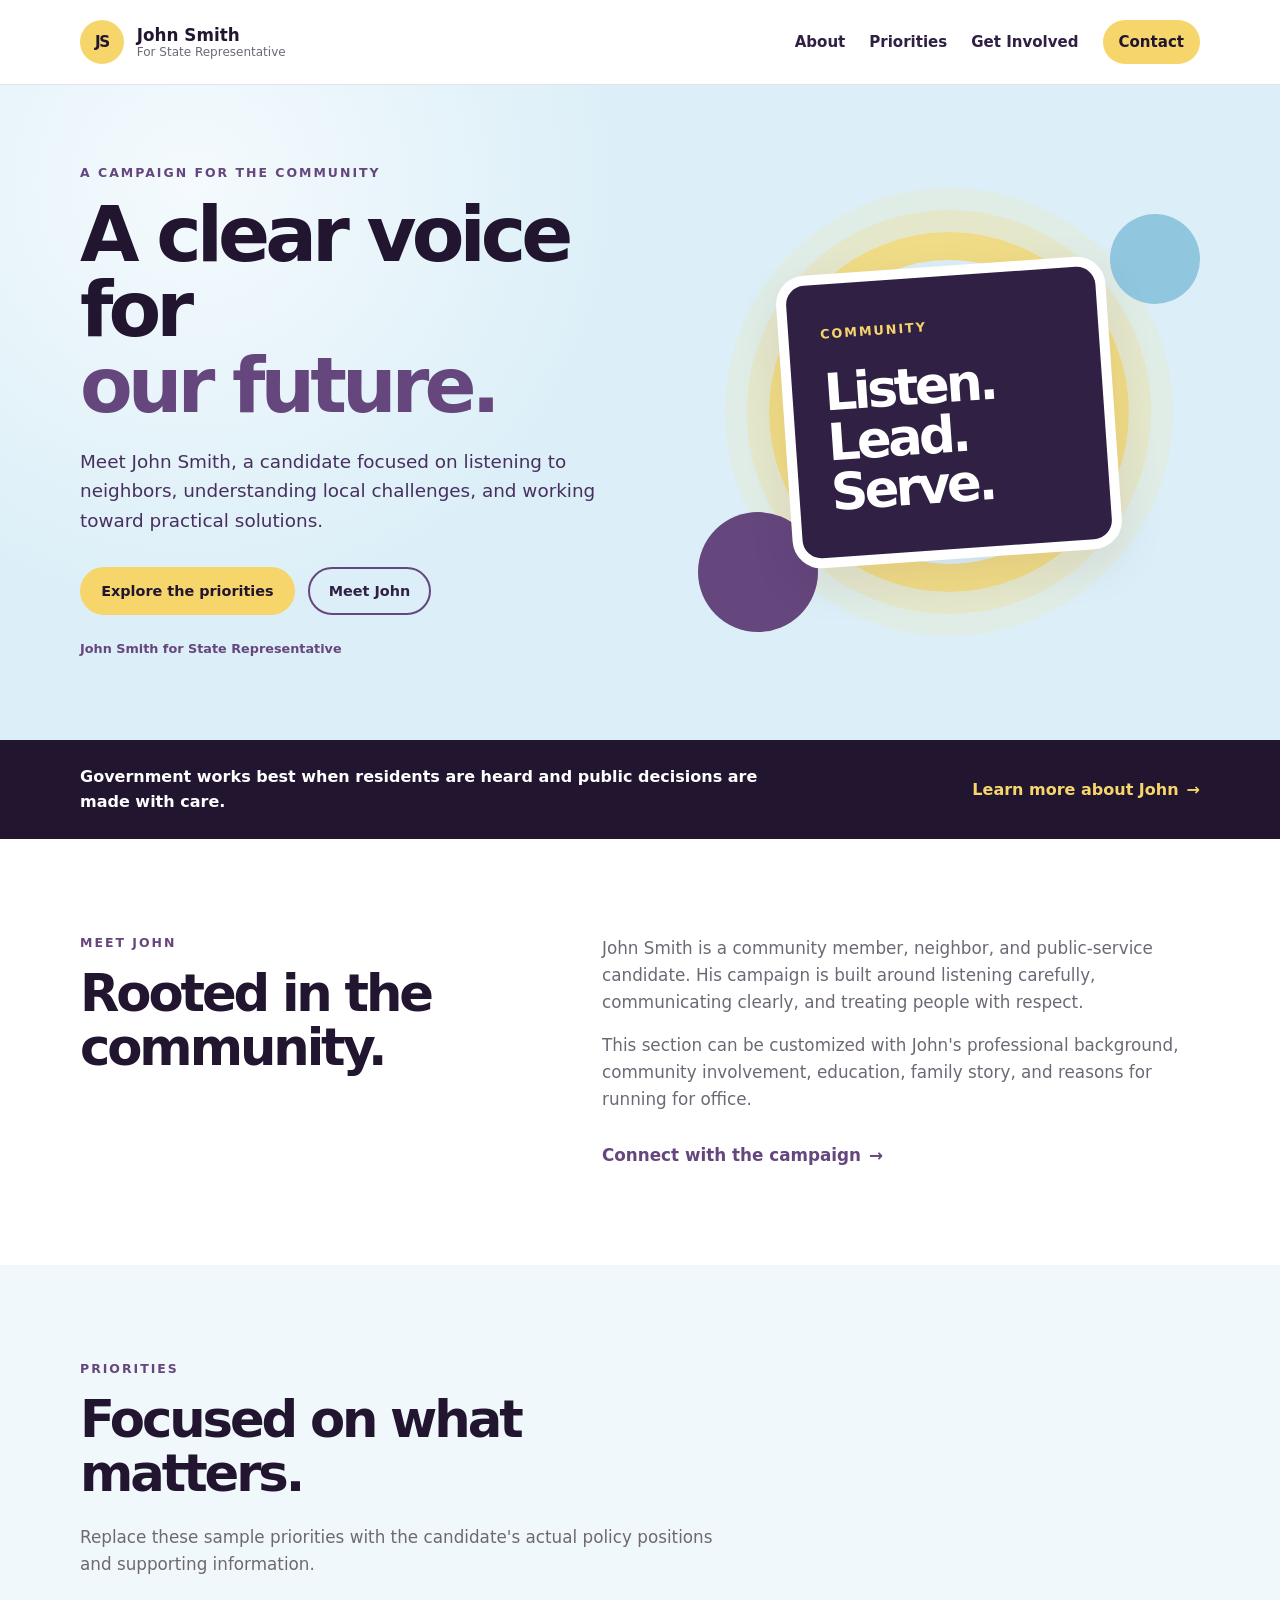
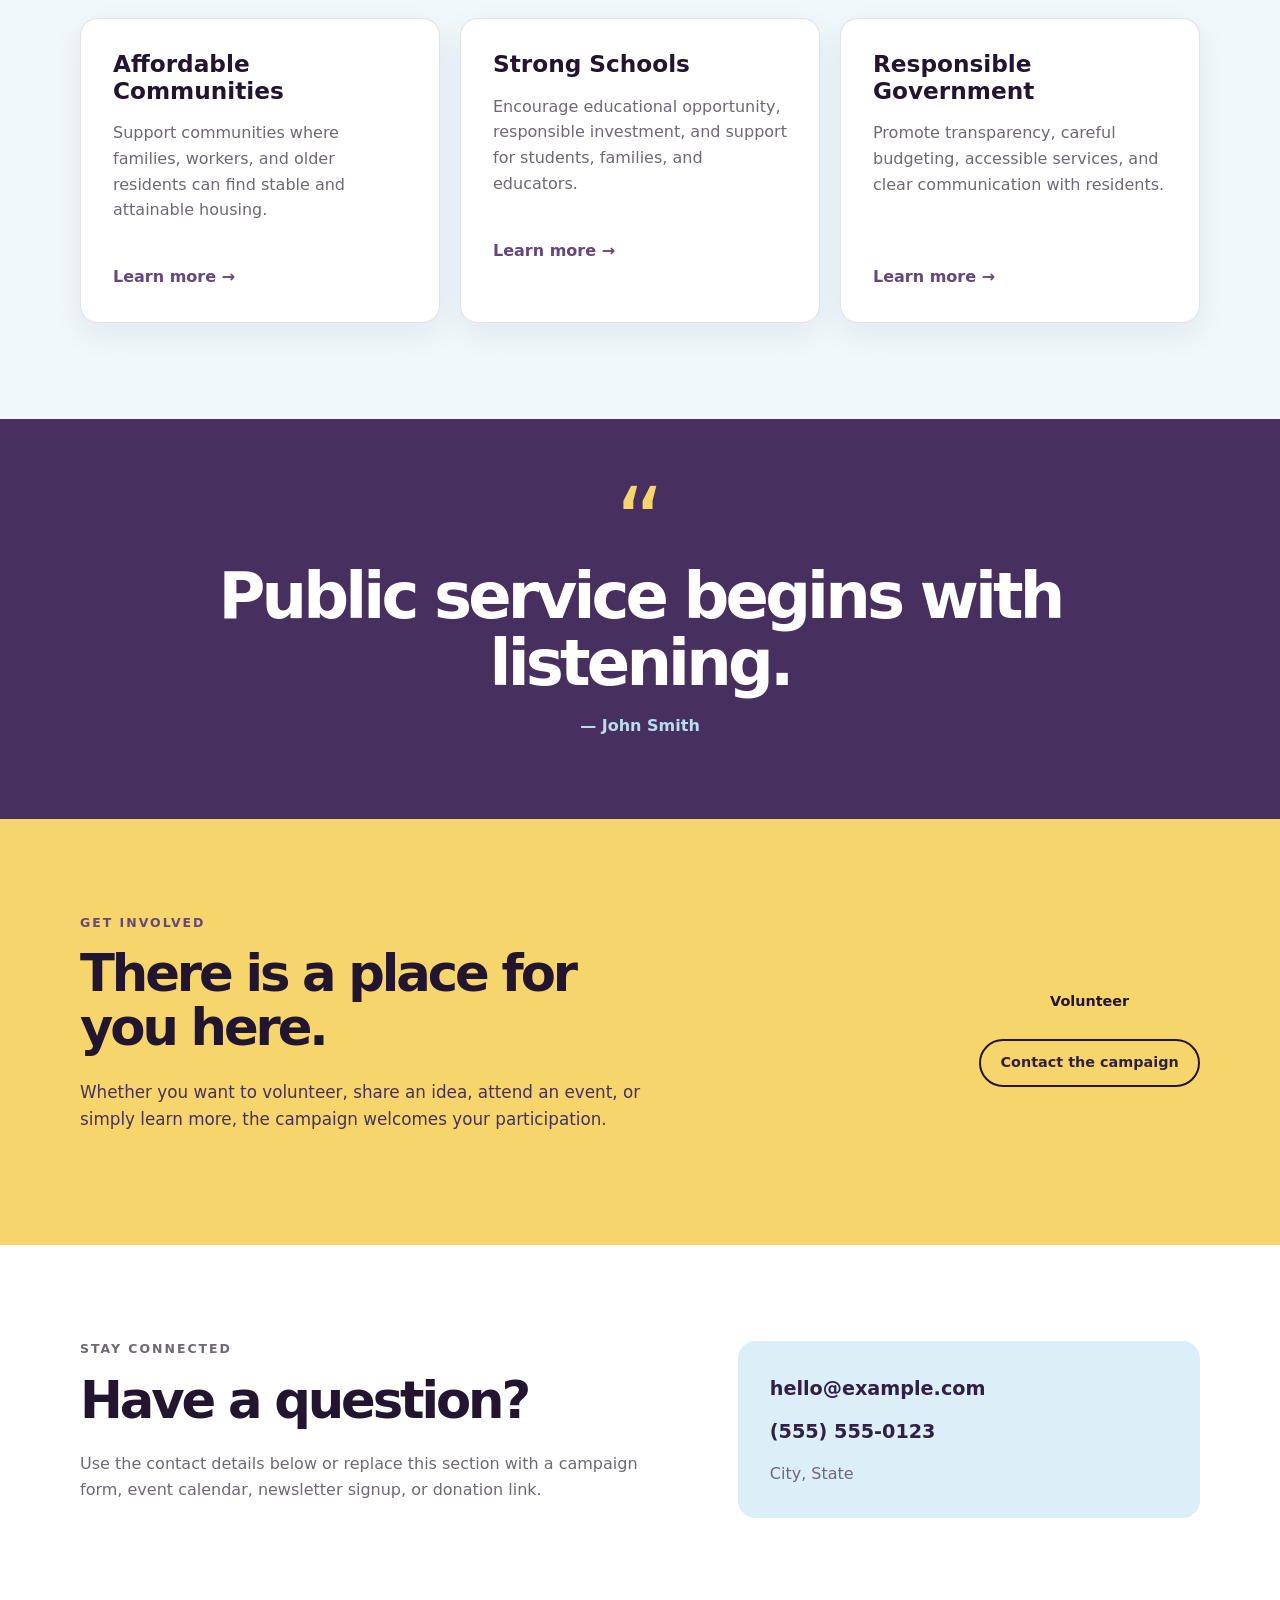
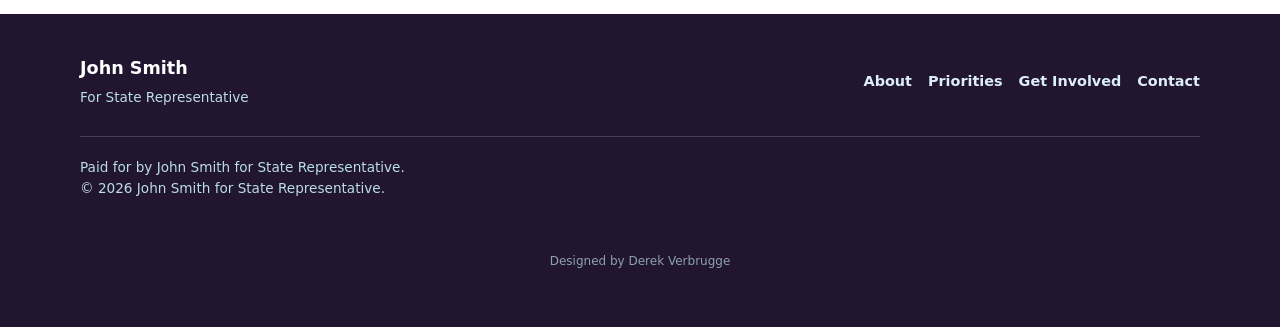
<file: index.html>
<!DOCTYPE html>
<html lang="en">
<head>
  <meta charset="UTF-8">
  <meta name="viewport" content="width=device-width, initial-scale=1.0">

  <title>John Smith | For State Representative</title>
  <meta
    name="description"
    content="Learn about John Smith, his background, priorities, and campaign."
  >

  <link rel="stylesheet" href="styles.css">
  <script src="site.js" defer></script>
</head>

<body>
  <div id="site-header"></div>

  <main id="top">
    <section class="hero">
      <div class="container hero-grid">
        <div class="hero-copy">
          <p class="eyebrow">A campaign for the community</p>

          <h1>
            A clear voice for
            <span>our future.</span>
          </h1>

          <p class="hero-description">
            Meet John Smith, a candidate focused on listening to neighbors,
            understanding local challenges, and working toward practical solutions.
          </p>

          <div class="hero-actions">
            <a class="button button-primary" href="#priorities">
              Explore the priorities
            </a>

            <a class="button button-secondary" href="#about">
              Meet John
            </a>
          </div>

          <p class="hero-note">
            John Smith for State Representative
          </p>
        </div>

        <div class="hero-art" aria-label="Decorative campaign graphic">
          <div class="sunburst"></div>

          <div class="hero-card">
            <span class="hero-card-label">Community</span>
            <strong>Listen.<br>Lead.<br>Serve.</strong>
          </div>

          <div class="hero-shape hero-shape-one"></div>
          <div class="hero-shape hero-shape-two"></div>
        </div>
      </div>
    </section>

    <section class="intro-strip">
      <div class="container intro-strip-grid">
        <p>
          Government works best when residents are heard and public decisions
          are made with care.
        </p>

        <a class="text-link" href="#about">
          Learn more about John
          <span aria-hidden="true">→</span>
        </a>
      </div>
    </section>

    <section id="about" class="section about-section">
      <div class="container two-column">
        <div>
          <p class="eyebrow">Meet John</p>
          <h2>Rooted in the community.</h2>
        </div>

        <div class="section-copy">
          <p>
            John Smith is a community member, neighbor, and public-service
            candidate. His campaign is built around listening carefully,
            communicating clearly, and treating people with respect.
          </p>

          <p>
            This section can be customized with John's professional background,
            community involvement, education, family story, and reasons for
            running for office.
          </p>

          <a class="text-link" href="#contact">
            Connect with the campaign
            <span aria-hidden="true">→</span>
          </a>
        </div>
      </div>
    </section>

    <section id="priorities" class="section priorities-section">
      <div class="container">
        <div class="section-heading">
          <p class="eyebrow">Priorities</p>
          <h2>Focused on what matters.</h2>
          <p>
            Replace these sample priorities with the candidate's actual policy
            positions and supporting information.
          </p>
        </div>

        <div class="priority-grid">
          <article class="priority-card">
            <h3>Affordable Communities</h3>

            <p>
              Support communities where families, workers, and older residents
              can find stable and attainable housing.
            </p>

            <a href="#contact" class="card-link">Learn more →</a>
          </article>

          <article class="priority-card">
            <h3>Strong Schools</h3>

            <p>
              Encourage educational opportunity, responsible investment, and
              support for students, families, and educators.
            </p>

            <a href="#contact" class="card-link">Learn more →</a>
          </article>

          <article class="priority-card">
            <h3>Responsible Government</h3>

            <p>
              Promote transparency, careful budgeting, accessible services, and
              clear communication with residents.
            </p>

            <a href="#contact" class="card-link">Learn more →</a>
          </article>
        </div>
      </div>
    </section>

    <section class="quote-section">
      <div class="container quote-container">
        <div class="quote-mark" aria-hidden="true">“</div>

        <blockquote>
          Public service begins with listening.
        </blockquote>

        <p>— John Smith</p>
      </div>
    </section>

    <section id="involved" class="section involvement-section">
      <div class="container involvement-grid">
        <div>
          <p class="eyebrow">Get involved</p>
          <h2>There is a place for you here.</h2>

          <p class="section-copy">
            Whether you want to volunteer, share an idea, attend an event, or
            simply learn more, the campaign welcomes your participation.
          </p>
        </div>

        <div class="involvement-actions">
          <a class="button button-primary" href="#contact">
            Volunteer
          </a>

          <a class="button button-secondary" href="#contact">
            Contact the campaign
          </a>
        </div>
      </div>
    </section>

    <section id="contact" class="section contact-section">
      <div class="container contact-grid">
        <div>
          <p class="eyebrow">Stay connected</p>
          <h2>Have a question?</h2>

          <p>
            Use the contact details below or replace this section with a
            campaign form, event calendar, newsletter signup, or donation link.
          </p>
        </div>

        <div class="contact-details">
          <a href="mailto:hello@example.com">hello@example.com</a>
          <a href="tel:+15555550123">(555) 555-0123</a>
          <p>City, State</p>
        </div>
      </div>
    </section>
  </main>

  <div id="site-footer"></div>
</body>
</html>
</file>
<file: styles.css>
:root {
  --purple-950: #21152f;
  --purple-900: #302044;
  --purple-800: #47305f;
  --purple-700: #65467d;
  --purple-600: #80649a;

  --yellow: #f6d66b;
  --yellow-light: #ffe7a0;
  --yellow-dark: #d9b63f;

  --blue-50: #f1f8fc;
  --blue-100: #dceff8;
  --blue-200: #b9ddec;
  --blue-300: #91c6df;
  --blue-400: #6baacb;
  --blue-500: #4b91b8;

  --ink: #2c2634;
  --muted: #6e6875;
  --white: #ffffff;
  --border: rgba(47, 32, 68, 0.13);

  --radius-small: 0.6rem;
  --radius-medium: 1.1rem;
  --radius-large: 1.8rem;

  --shadow-soft: 0 1rem 3rem rgba(33, 21, 47, 0.08);
  --shadow-card: 0 0.7rem 2rem rgba(33, 21, 47, 0.07);

  --content-width: 1120px;
}

/* ------------------------------
   Base styles
------------------------------ */

* {
  box-sizing: border-box;
}

html {
  scroll-behavior: smooth;
  scroll-padding-top: 90px;
}

body {
  margin: 0;
  color: var(--ink);
  background: var(--white);
  font-family:
    Inter,
    ui-sans-serif,
    system-ui,
    -apple-system,
    BlinkMacSystemFont,
    "Segoe UI",
    sans-serif;
  font-size: 1rem;
  line-height: 1.6;
}

a {
  color: inherit;
  text-decoration: none;
}

img {
  display: block;
  max-width: 100%;
}

button,
a {
  -webkit-tap-highlight-color: transparent;
}

button:focus-visible,
a:focus-visible {
  outline: 3px solid var(--blue-500);
  outline-offset: 4px;
}

::selection {
  color: var(--purple-950);
  background: var(--yellow);
}

.sr-only {
  position: absolute;
  width: 1px;
  height: 1px;
  padding: 0;
  margin: -1px;
  overflow: hidden;
  clip: rect(0, 0, 0, 0);
  white-space: nowrap;
  border: 0;
}

/* ------------------------------
   Shared layout
------------------------------ */

.container {
  width: min(var(--content-width), calc(100% - 3rem));
  margin-inline: auto;
}

.section {
  padding-block: 6rem;
}

.eyebrow {
  margin: 0 0 1rem;
  color: var(--purple-700);
  font-size: 0.78rem;
  font-weight: 900;
  letter-spacing: 0.16em;
  line-height: 1.3;
  text-transform: uppercase;
}

h1,
h2,
h3,
p {
  margin-top: 0;
}

h1,
h2,
h3 {
  font-weight: 850;
}

h2 {
  margin-bottom: 1.5rem;
  color: var(--purple-950);
  font-size: clamp(2.2rem, 4vw, 4rem);
  line-height: 1.05;
  letter-spacing: -0.06em;
}

.section-copy {
  color: var(--muted);
  font-size: 1.05rem;
}

.text-link {
  display: inline-flex;
  align-items: center;
  gap: 0.5rem;
  color: var(--purple-700);
  font-weight: 850;
}

.text-link:hover {
  color: var(--blue-500);
}

.button {
  display: inline-flex;
  min-height: 48px;
  align-items: center;
  justify-content: center;
  padding: 0.75rem 1.2rem;
  border: 2px solid transparent;
  border-radius: 999px;
  font-size: 0.9rem;
  font-weight: 850;
  line-height: 1.2;
  text-align: center;
  transition:
    transform 160ms ease,
    background 160ms ease,
    color 160ms ease,
    border-color 160ms ease;
}

.button:hover {
  transform: translateY(-2px);
}

.button-primary {
  color: var(--purple-950);
  background: var(--yellow);
}

.button-primary:hover {
  background: var(--yellow-light);
}

.button-secondary {
  color: var(--purple-900);
  background: transparent;
  border-color: var(--purple-700);
}

.button-secondary:hover {
  color: var(--white);
  background: var(--purple-900);
  border-color: var(--purple-900);
}

/* ------------------------------
   Header and navigation
------------------------------ */

.site-header {
  position: sticky;
  top: 0;
  z-index: 20;
  background: rgba(255, 255, 255, 0.96);
  border-bottom: 1px solid var(--border);
  backdrop-filter: blur(12px);
}

.nav-container {
  min-height: 84px;
  display: flex;
  align-items: center;
  justify-content: space-between;
  gap: 2rem;
}

.brand {
  display: inline-flex;
  min-width: 0;
  align-items: center;
  gap: 0.8rem;
}

.brand-mark {
  display: grid;
  width: 44px;
  height: 44px;
  flex: 0 0 auto;
  place-items: center;
  color: var(--purple-950);
  background: var(--yellow);
  border-radius: 50%;
  font-size: 0.95rem;
  font-weight: 900;
  letter-spacing: -0.08em;
}

.brand-text {
  display: flex;
  min-width: 0;
  flex-direction: column;
  line-height: 1.2;
}

.brand-text strong {
  color: var(--purple-950);
  font-size: 1.05rem;
}

.brand-text small {
  color: var(--muted);
  font-size: 0.75rem;
}

.site-navigation {
  display: flex;
  align-items: center;
  gap: 1.5rem;
  font-size: 0.94rem;
  font-weight: 700;
}

.site-navigation a {
  color: var(--purple-900);
}

.site-navigation a:hover {
  color: var(--blue-500);
}

.site-navigation .nav-button {
  padding: 0.65rem 1rem;
  color: var(--purple-950);
  background: var(--yellow);
  border-radius: 999px;
}

.site-navigation .nav-button:hover {
  color: var(--purple-950);
  background: var(--yellow-light);
}

.menu-toggle {
  display: none;
  width: 44px;
  height: 44px;
  padding: 0.6rem;
  border: 1px solid var(--border);
  border-radius: var(--radius-small);
  background: var(--white);
  cursor: pointer;
}

.menu-toggle span:not(.sr-only) {
  display: block;
  width: 100%;
  height: 2px;
  margin: 5px 0;
  background: var(--purple-900);
  transition:
    transform 160ms ease,
    opacity 160ms ease;
}

/* ------------------------------
   Hero section
------------------------------ */

.hero {
  overflow: hidden;
  background:
    radial-gradient(
      circle at 15% 15%,
      rgba(255, 255, 255, 0.7),
      transparent 35%
    ),
    var(--blue-100);
}

.hero-grid {
  min-height: 620px;
  display: grid;
  grid-template-columns: 1.05fr 0.95fr;
  align-items: center;
  gap: 4rem;
  padding-block: 5rem;
}

.hero-copy {
  min-width: 0;
}

.hero h1 {
  max-width: 620px;
  margin-bottom: 1.5rem;
  color: var(--purple-950);
  font-size: clamp(3rem, 6vw, 5.8rem);
  line-height: 0.98;
  letter-spacing: -0.065em;
}

.hero h1 span {
  display: block;
  color: var(--purple-700);
}

.hero-description {
  max-width: 570px;
  margin-bottom: 2rem;
  color: var(--purple-800);
  font-size: 1.15rem;
}

.hero-actions {
  display: flex;
  flex-wrap: wrap;
  gap: 0.8rem;
}

.hero-note {
  margin: 1.5rem 0 0;
  color: var(--purple-700);
  font-size: 0.8rem;
  font-weight: 700;
}

.hero-art {
  position: relative;
  min-height: 440px;
  display: grid;
  place-items: center;
}

.sunburst {
  position: absolute;
  width: 360px;
  height: 360px;
  border: 28px solid rgba(246, 214, 107, 0.8);
  border-radius: 50%;
  box-shadow:
    0 0 0 22px rgba(246, 214, 107, 0.22),
    0 0 0 44px rgba(246, 214, 107, 0.13);
}

.hero-card {
  position: relative;
  z-index: 2;
  width: min(100%, 330px);
  padding: 2.5rem 2rem;
  color: var(--white);
  background: var(--purple-900);
  border: 10px solid var(--white);
  border-radius: var(--radius-large);
  box-shadow: var(--shadow-soft);
  transform: rotate(-4deg);
}

.hero-card-label {
  display: block;
  margin-bottom: 1.4rem;
  color: var(--yellow);
  font-size: 0.8rem;
  font-weight: 900;
  letter-spacing: 0.15em;
  text-transform: uppercase;
}

.hero-card strong {
  display: block;
  font-size: 3.2rem;
  line-height: 0.98;
  letter-spacing: -0.07em;
}

.hero-shape {
  position: absolute;
  border-radius: 50%;
}

.hero-shape-one {
  top: 5%;
  right: 0;
  width: 90px;
  height: 90px;
  background: var(--blue-300);
}

.hero-shape-two {
  bottom: 0;
  left: 0;
  width: 120px;
  height: 120px;
  background: var(--purple-700);
}

/* ------------------------------
   Intro strip
------------------------------ */

.intro-strip {
  color: var(--white);
  background: var(--purple-950);
}

.intro-strip-grid {
  display: flex;
  align-items: center;
  justify-content: space-between;
  gap: 2rem;
  padding-block: 1.5rem;
}

.intro-strip p {
  max-width: 700px;
  margin: 0;
  font-weight: 700;
}

.intro-strip .text-link {
  flex-shrink: 0;
  color: var(--yellow);
}

.intro-strip .text-link:hover {
  color: var(--yellow-light);
}

/* ------------------------------
   About section
------------------------------ */

.about-section {
  background: var(--white);
}

.two-column {
  display: grid;
  grid-template-columns: 0.85fr 1.15fr;
  gap: 5rem;
}

.section-copy p:last-of-type {
  margin-bottom: 1.8rem;
}

/* ------------------------------
   Priorities section
------------------------------ */

.priorities-section {
  background: var(--blue-50);
}

.section-heading {
  max-width: 650px;
  margin-bottom: 2.5rem;
}

.section-heading > p:last-child {
  color: var(--muted);
  font-size: 1.05rem;
}

.priority-grid {
  display: grid;
  grid-template-columns: repeat(3, 1fr);
  gap: 1.25rem;
}

.priority-card {
  padding: 2rem;
  background: var(--white);
  border: 1px solid var(--border);
  border-radius: var(--radius-medium);
  box-shadow: var(--shadow-card);
  transition:
    transform 160ms ease,
    box-shadow 160ms ease;
}

.priority-card:hover {
  transform: translateY(-4px);
  box-shadow: var(--shadow-soft);
}

.priority-card h3 {
  margin-bottom: 1rem;
  color: var(--purple-950);
  font-size: 1.45rem;
  line-height: 1.15;
}

.priority-card p {
  min-height: 120px;
  margin-bottom: 1.5rem;
  color: var(--muted);
}

.card-link {
  color: var(--purple-700);
  font-weight: 850;
}

.card-link:hover {
  color: var(--blue-500);
}

/* ------------------------------
   Quote section
------------------------------ */

.quote-section {
  color: var(--white);
  background: var(--purple-800);
}

.quote-container {
  max-width: 850px;
  padding-block: 5rem;
  text-align: center;
}

.quote-mark {
  color: var(--yellow);
  font-size: 6rem;
  line-height: 0.5;
}

blockquote {
  margin: 1rem 0;
  font-size: clamp(2rem, 5vw, 4.5rem);
  font-weight: 850;
  line-height: 1.05;
  letter-spacing: -0.06em;
}

.quote-container p {
  margin: 0;
  color: var(--blue-200);
  font-weight: 700;
}

/* ------------------------------
   Get involved section
------------------------------ */

.involvement-section {
  background: var(--yellow);
}

.involvement-grid {
  display: grid;
  grid-template-columns: 1fr auto;
  align-items: center;
  gap: 3rem;
}

.involvement-grid h2 {
  max-width: 600px;
}

.involvement-grid .section-copy {
  max-width: 620px;
  color: var(--purple-800);
}

.involvement-actions {
  display: flex;
  flex-direction: column;
  align-items: stretch;
  gap: 0.8rem;
}

.involvement-actions .button-secondary {
  border-color: var(--purple-950);
}

/* ------------------------------
   Contact section
------------------------------ */

.contact-section {
  background: var(--white);
}

.contact-grid {
  display: grid;
  grid-template-columns: 1fr 0.8fr;
  gap: 5rem;
}

.contact-grid p {
  max-width: 600px;
  color: var(--muted);
}

.contact-details {
  display: flex;
  flex-direction: column;
  align-items: flex-start;
  justify-content: center;
  gap: 0.8rem;
  padding: 2rem;
  background: var(--blue-100);
  border-radius: var(--radius-medium);
}

.contact-details a {
  color: var(--purple-900);
  font-size: 1.2rem;
  font-weight: 850;
  overflow-wrap: anywhere;
}

.contact-details a:hover {
  color: var(--blue-500);
}

.contact-details p {
  margin: 0;
}

/* ------------------------------
   Footer
------------------------------ */

.site-footer {
  color: var(--blue-100);
  background: var(--purple-950);
}

.footer-grid {
  display: grid;
  grid-template-columns: 1fr auto;
  gap: 1.5rem 3rem;
  padding-block: 2.5rem;
}

.site-footer strong {
  color: var(--white);
  font-size: 1.1rem;
}

.site-footer p {
  margin: 0.25rem 0 0;
  color: var(--blue-200);
  font-size: 0.85rem;
}

.footer-links {
  display: flex;
  flex-wrap: wrap;
  align-items: center;
  gap: 1.2rem;
}

.footer-links a {
  color: var(--blue-100);
  font-size: 0.9rem;
  font-weight: 700;
}

.footer-links a:hover {
  color: var(--yellow);
}

.copyright {
  grid-column: 1 / -1;
  padding-top: 1.2rem;
  border-top: 1px solid rgba(220, 239, 248, 0.2);
}

.copyright {
  color: var(--blue-200);
}

/* ------------------------------
   Tablet layout
------------------------------ */

@media (max-width: 1000px) {
  .hero-grid {
    gap: 2.5rem;
  }

  .two-column,
  .contact-grid {
    gap: 3rem;
  }

  .involvement-grid {
    gap: 2rem;
  }
}

/* ------------------------------
   Mobile navigation and layout
------------------------------ */

@media (max-width: 850px) {
  .container {
    width: min(100% - 2rem, 680px);
  }

  .nav-container {
    min-height: 72px;
  }

  .menu-toggle {
    display: block;
  }

  .site-navigation {
    position: absolute;
    top: 72px;
    right: 1rem;
    left: 1rem;
    display: none;
    flex-direction: column;
    align-items: stretch;
    gap: 0;
    padding: 0.7rem;
    background: var(--white);
    border: 1px solid var(--border);
    border-radius: var(--radius-medium);
    box-shadow: var(--shadow-soft);
  }

  .site-navigation.is-open {
    display: flex;
  }

  .site-navigation a {
    padding: 0.8rem;
  }

  .site-navigation .nav-button {
    text-align: center;
  }

  .hero-grid,
  .two-column,
  .contact-grid {
    grid-template-columns: 1fr;
    gap: 2.5rem;
  }

  .hero-grid {
    min-height: auto;
    padding-block: 4rem;
  }

  .hero h1 {
    font-size: clamp(3.1rem, 12vw, 5rem);
  }

  .hero-art {
    min-height: 330px;
  }

  .sunburst {
    width: 270px;
    height: 270px;
  }

  .hero-card {
    max-width: 290px;
  }

  .intro-strip-grid {
    align-items: flex-start;
    flex-direction: column;
    gap: 1rem;
  }

  .section {
    padding-block: 4rem;
  }

  .priority-grid {
    grid-template-columns: 1fr;
  }

  .priority-card p {
    min-height: auto;
  }

  .involvement-grid {
    grid-template-columns: 1fr;
    gap: 1.5rem;
  }

  .involvement-actions {
    flex-direction: row;
    flex-wrap: wrap;
  }

  .footer-grid {
    grid-template-columns: 1fr;
  }

  .disclaimer,
  .copyright {
    grid-column: auto;
  }
}

/* ------------------------------
   Small mobile screens
------------------------------ */

@media (max-width: 480px) {
  .hero-grid {
    padding-block: 3rem;
  }

  .hero-description {
    font-size: 1rem;
  }

  .hero-actions,
  .involvement-actions {
    flex-direction: column;
    align-items: stretch;
  }

  .button {
    width: 100%;
  }

  .hero-art {
    min-height: 270px;
  }

  .sunburst {
    width: 220px;
    height: 220px;
    border-width: 20px;
  }

  .hero-card {
    max-width: 240px;
    padding: 1.8rem 1.4rem;
  }

  .hero-card strong {
    font-size: 2.6rem;
  }

  .hero-shape-one {
    width: 60px;
    height: 60px;
  }

  .hero-shape-two {
    width: 80px;
    height: 80px;
  }

  h2 {
    font-size: 2.5rem;
  }

  blockquote {
    font-size: 2.4rem;
  }

  .contact-details {
    padding: 1.5rem;
  }

  .brand-text strong {
    font-size: 0.95rem;
  }

  .brand-text small {
    font-size: 0.68rem;
  }
}

/* ------------------------------
   Reduced-motion accessibility
------------------------------ */

@media (prefers-reduced-motion: reduce) {
  html {
    scroll-behavior: auto;
  }

  *,
  *::before,
  *::after {
    transition-duration: 0.01ms !important;
    animation-duration: 0.01ms !important;
    animation-iteration-count: 1 !important;
  }
}

/* Match the browser's bottom overscroll area to the final footer section. */
html { background-color: var(--purple-950); }

/* Shared website standards */
a,a:visited,a:hover,a:active,a:focus{text-decoration:none!important}body{min-height:100vh;display:flex;flex-direction:column}main{flex:1}#site-footer{margin-top:auto}.footer-links{display:flex;flex-wrap:wrap;gap:1rem}.template-credit{font-size:.75rem;text-align:center}
</file>
